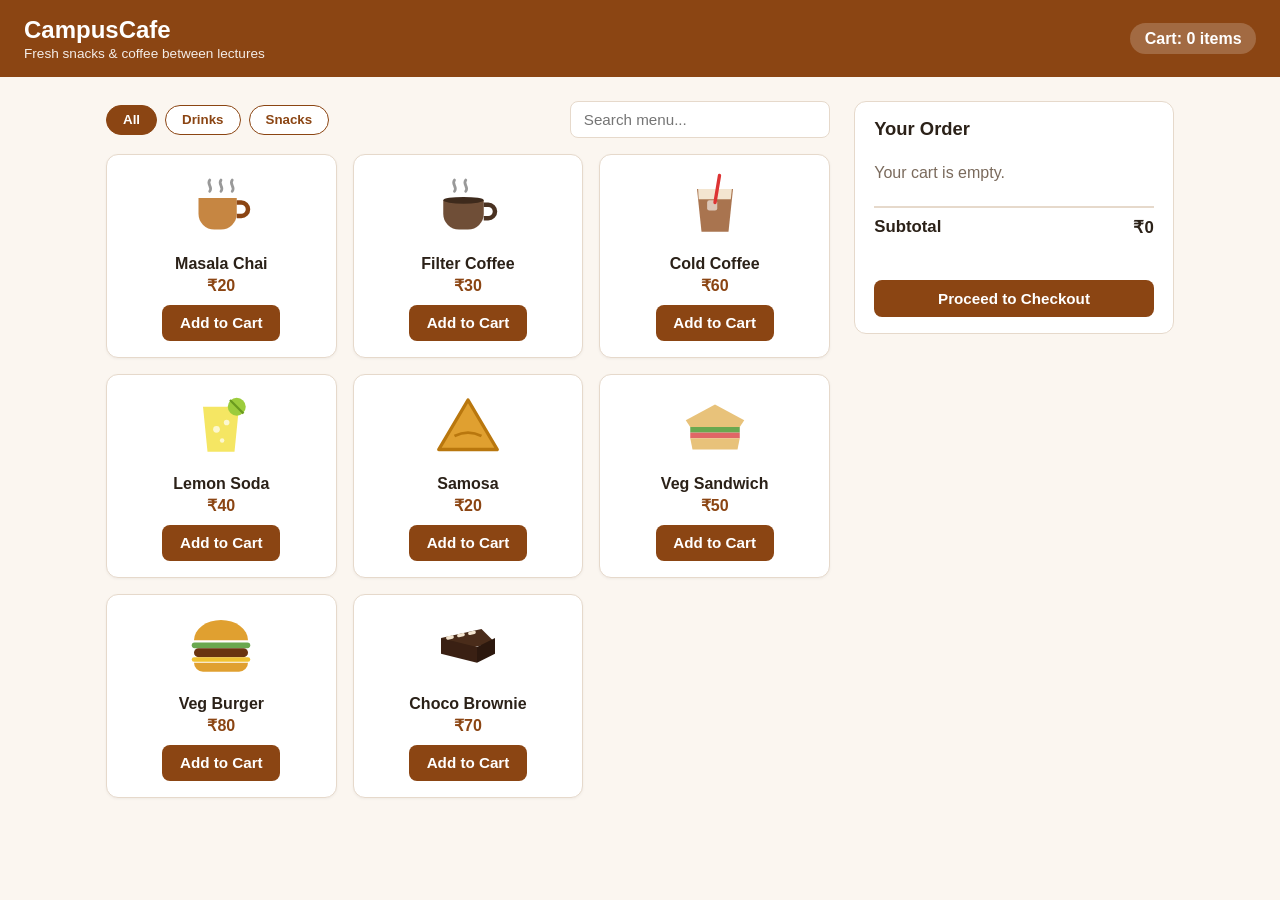
<file: CampusCafe/index.html>
<!DOCTYPE html>
<html lang="en">
<head>
  <meta charset="UTF-8" />
  <meta name="viewport" content="width=device-width, initial-scale=1.0" />
  <title>CampusCafe — Student Order Portal</title>
  <!-- FIX 1: correct folder (css/) and correct file name (theme.css, not them.css) -->
  <link rel="stylesheet" href="css/main.css" />
  <link rel="stylesheet" href="css/theme.css" />
</head>
<body>
  <header class="topbar">
    <div class="brand">
      <h1>CampusCafe</h1>
      <p>Fresh snacks &amp; coffee between lectures</p>
    </div>
    <div class="cart-pill">
      Cart: <span id="cart-count">0</span> items
    </div>
  </header>

  <main class="container">
    <section>
      <div class="controls">
        <div class="filter-group">
          <button class="filter-btn active" data-category="all">All</button>
          <button class="filter-btn" data-category="drinks">Drinks</button>
          <button class="filter-btn" data-category="snacks">Snacks</button>
        </div>
        <input
          type="search"
          id="search-input"
          class="search-input"
          placeholder="Search menu..."
        />
      </div>

      <div id="menu-grid" class="menu-grid"></div>
    </section>

    <aside class="cart-panel">
      <h2>Your Order</h2>
      <ul id="cart-list" class="cart-list"></ul>

      <div class="summary-row summary-total">
        <span>Subtotal</span>
        <span>₹<span id="cart-subtotal">0</span></span>
      </div>

      <p id="cart-msg" class="msg-error"></p>

      <button id="checkout-btn" class="btn btn-primary" style="width: 100%; margin-top: 0.75rem;">
        Proceed to Checkout
      </button>
    </aside>
  </main>

  <!-- FIX 2: data file must load BEFORE app.js (app.js uses MENU_ITEMS); paths fixed to js/ -->
  <script src="js/menuData.js"></script>
  <script src="js/app.js"></script>
</body>
</html>
</file>
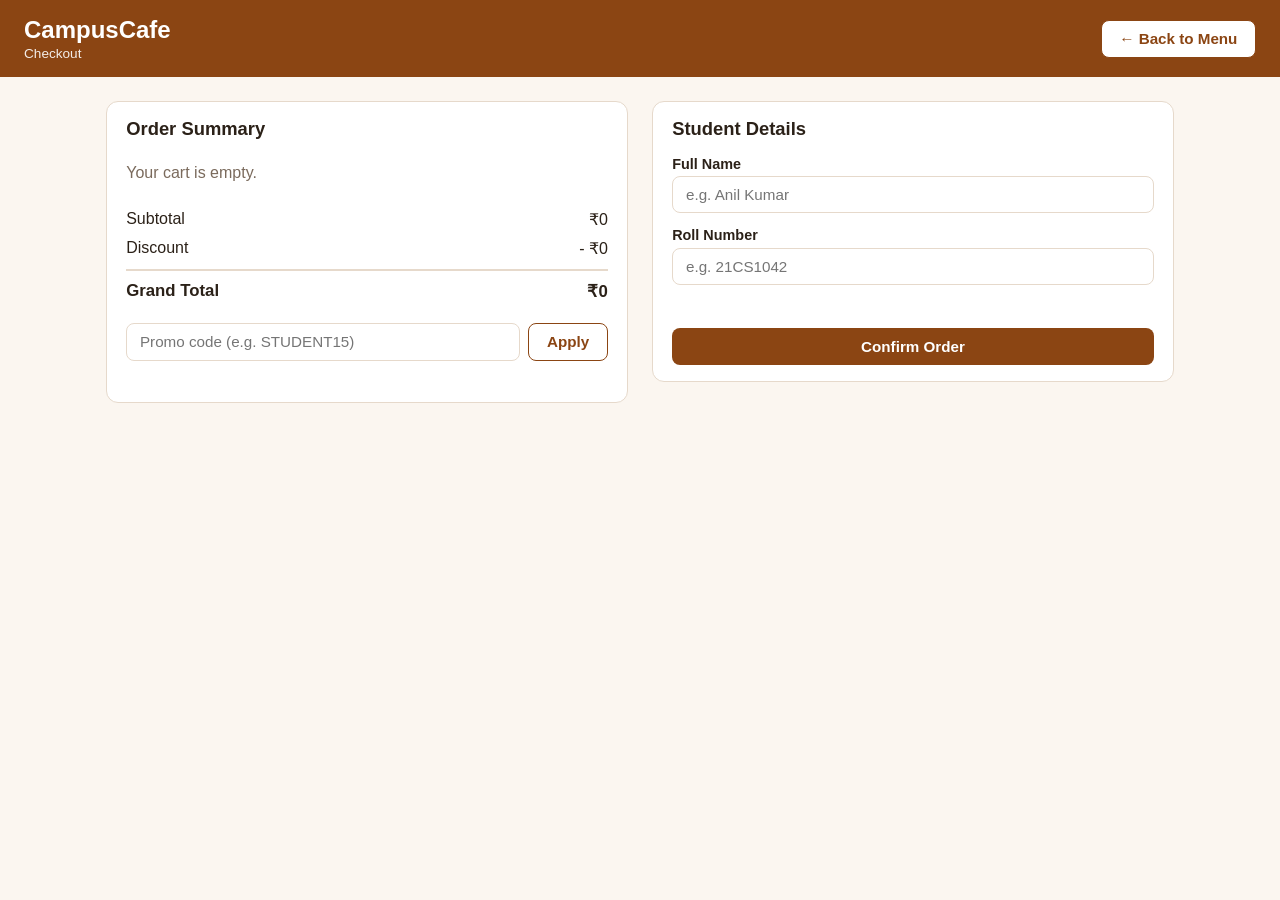
<file: CampusCafe/pages/checkout.html>
<!DOCTYPE html>
<html lang="en">
<head>
  <meta charset="UTF-8" />
  <meta name="viewport" content="width=device-width, initial-scale=1.0" />
  <title>CampusCafe — Checkout</title>
  <!-- Pages in /pages must go one level up (../) to reach css/ and js/ -->
  <link rel="stylesheet" href="../css/main.css" />
  <link rel="stylesheet" href="../css/theme.css" />
</head>
<body>
  <header class="topbar">
    <div class="brand">
      <h1>CampusCafe</h1>
      <p>Checkout</p>
    </div>
    <a class="btn btn-secondary" href="../index.html">&larr; Back to Menu</a>
  </header>

  <main class="container checkout-layout">
    <section class="card">
      <h2>Order Summary</h2>
      <ul id="checkout-list" class="cart-list"></ul>

      <div class="summary-row"><span>Subtotal</span><span>₹<span id="co-subtotal">0</span></span></div>
      <div class="summary-row"><span>Discount</span><span>- ₹<span id="co-discount">0</span></span></div>
      <div class="summary-row summary-total"><span>Grand Total</span><span>₹<span id="co-grand">0</span></span></div>

      <div class="promo-row">
        <input type="text" id="promo-input" class="search-input" placeholder="Promo code (e.g. STUDENT15)" />
        <button id="promo-btn" class="btn btn-secondary" type="button">Apply</button>
      </div>
      <p id="promo-msg" class="msg-error"></p>
    </section>

    <section class="card">
      <h2>Student Details</h2>
      <form id="order-form" novalidate>
        <label for="full-name">Full Name</label>
        <input type="text" id="full-name" class="search-input" placeholder="e.g. Anil Kumar" />

        <label for="roll-no">Roll Number</label>
        <input type="text" id="roll-no" class="search-input" placeholder="e.g. 21CS1042" />

        <p id="order-msg" class="msg-error"></p>
        <button type="submit" class="btn btn-primary" style="width:100%;margin-top:0.75rem;">Confirm Order</button>
      </form>
    </section>
  </main>

  <script src="../js/checkout.js"></script>
</body>
</html>
</file>
<file: CampusCafe/css/main.css>
/* ===== CampusCafe base layout (css/main.css) ===== */
* { box-sizing: border-box; }

body {
  margin: 0;
  font-family: "Segoe UI", Roboto, Arial, sans-serif;
  background: var(--bg);
  color: var(--text);
}

.topbar {
  display: flex;
  justify-content: space-between;
  align-items: center;
  padding: 1rem 1.5rem;
  background: var(--primary);
  color: #fff;
}
.brand h1 { margin: 0; font-size: 1.5rem; }
.brand p { margin: 0.15rem 0 0; font-size: 0.85rem; opacity: 0.9; }

.cart-pill {
  background: rgba(255, 255, 255, 0.2);
  padding: 0.4rem 0.9rem;
  border-radius: 999px;
  font-weight: 600;
}

.container {
  display: grid;
  grid-template-columns: 1fr 320px;
  gap: 1.5rem;
  max-width: 1100px;
  margin: 1.5rem auto;
  padding: 0 1rem;
}
.checkout-layout { grid-template-columns: 1fr 1fr; }

.controls {
  display: flex;
  flex-wrap: wrap;
  gap: 0.75rem;
  align-items: center;
  justify-content: space-between;
  margin-bottom: 1rem;
}
.filter-group { display: flex; gap: 0.5rem; }

.filter-btn {
  border: 1px solid var(--primary);
  background: #fff;
  color: var(--primary);
  padding: 0.4rem 1rem;
  border-radius: 999px;
  cursor: pointer;
  font-weight: 600;
}
.filter-btn.active { background: var(--primary); color: #fff; }

.search-input {
  padding: 0.55rem 0.8rem;
  border: 1px solid var(--border);
  border-radius: 8px;
  font-size: 0.95rem;
  width: 100%;
  max-width: 260px;
}
.card .search-input { max-width: none; display: block; margin-bottom: 0.9rem; }

.menu-grid {
  display: grid;
  grid-template-columns: repeat(auto-fill, minmax(180px, 1fr));
  gap: 1rem;
}
.menu-card {
  background: #fff;
  border: 1px solid var(--border);
  border-radius: 12px;
  padding: 1rem;
  text-align: center;
  box-shadow: 0 1px 3px rgba(0, 0, 0, 0.05);
}
.menu-card img { width: 72px; height: 72px; }
.menu-card h3 { margin: 0.5rem 0 0.2rem; font-size: 1rem; }
.menu-card .price { color: var(--primary); font-weight: 700; margin: 0 0 0.6rem; }
.empty-state { grid-column: 1 / -1; text-align: center; color: var(--muted); padding: 2rem 0; }

.cart-panel, .card {
  background: #fff;
  border: 1px solid var(--border);
  border-radius: 12px;
  padding: 1rem 1.2rem;
  align-self: start;
}
.cart-panel h2, .card h2 { margin-top: 0; font-size: 1.15rem; }

.cart-list { list-style: none; margin: 0 0 1rem; padding: 0; }
.cart-list li {
  display: flex;
  justify-content: space-between;
  align-items: center;
  gap: 0.5rem;
  padding: 0.5rem 0;
  border-bottom: 1px dashed var(--border);
}
.cart-item-name { flex: 1; font-size: 0.95rem; }
.qty-controls { display: flex; align-items: center; gap: 0.4rem; }
.qty-btn {
  width: 26px; height: 26px;
  border: 1px solid var(--primary);
  background: #fff;
  color: var(--primary);
  border-radius: 6px;
  cursor: pointer;
  font-weight: 700;
}
.qty-btn:hover { background: var(--primary); color: #fff; }
.cart-empty { color: var(--muted); justify-content: center; border-bottom: none !important; }

.summary-row { display: flex; justify-content: space-between; padding: 0.3rem 0; }
.summary-total { font-weight: 700; font-size: 1.05rem; border-top: 2px solid var(--border); margin-top: 0.4rem; padding-top: 0.6rem; }

.promo-row { display: flex; gap: 0.5rem; margin-top: 1rem; }
.promo-row .search-input { margin-bottom: 0; max-width: none; flex: 1; }

label { display: block; font-weight: 600; margin-bottom: 0.3rem; font-size: 0.9rem; }

.btn {
  display: inline-block;
  border: none;
  border-radius: 8px;
  padding: 0.6rem 1.1rem;
  font-size: 0.95rem;
  font-weight: 600;
  cursor: pointer;
  text-decoration: none;
}
.btn-primary { background: var(--primary); color: #fff; }
.btn-primary:hover { background: var(--primary-dark); }
.btn-secondary { background: #fff; color: var(--primary); border: 1px solid var(--primary); }

.msg-error { color: var(--danger); min-height: 1.2em; font-size: 0.9rem; margin: 0.5rem 0 0; }
.msg-success { color: var(--success); font-weight: 600; }

@media (max-width: 800px) {
  .container, .checkout-layout { grid-template-columns: 1fr; }
}
</file>
<file: CampusCafe/css/theme.css>
/* ===== CampusCafe theme (css/theme.css) — colour variables ===== */
:root {
  --primary: #8b4513;
  --primary-dark: #6b3410;
  --bg: #fbf6f0;
  --text: #2b2118;
  --muted: #7a6a5c;
  --border: #e6d9cb;
  --danger: #c62828;
  --success: #2e7d32;
}
</file>
